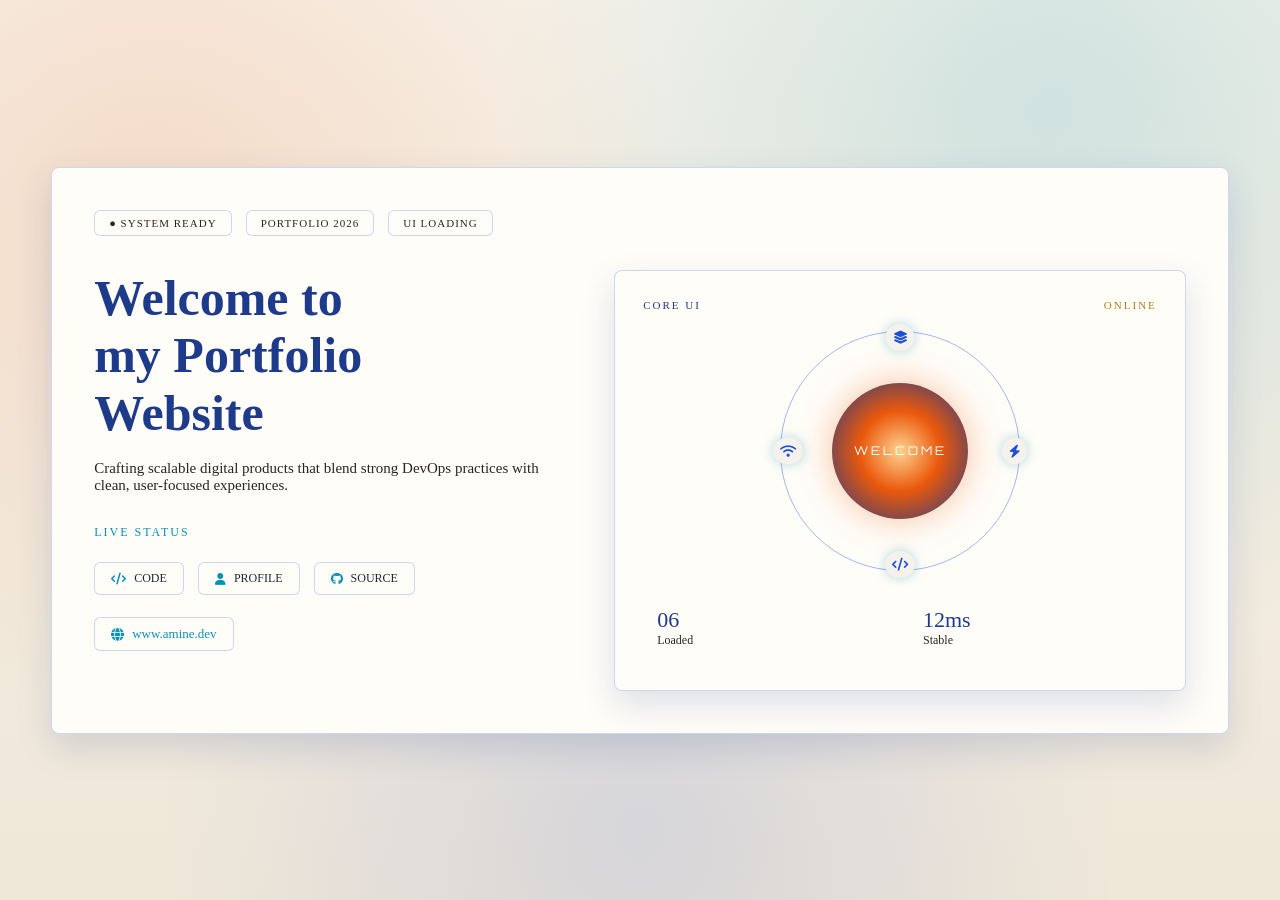
<file: index.html>
<!DOCTYPE html>
<html lang="en">
<head>
<meta charset="UTF-8">
<meta name="viewport" content="width=device-width, initial-scale=1.0">
<title>Abhishek's Portfolio</title>

<link rel="stylesheet" href="style.css">
<link rel="stylesheet" href="https://cdnjs.cloudflare.com/ajax/libs/font-awesome/6.5.0/css/all.min.css">

<!-- Fonts similar to original -->
<link href="https://fonts.googleapis.com/css2?family=Inter:wght@300;400;500;600&family=Orbitron:wght@500&display=swap" rel="stylesheet">
</head>

<body>

<div id="intro">
<div class="main">
    <div class="card">

        <!-- TOP TAGS -->
        <div class="top-tags">
            <span class="dot">● SYSTEM READY</span>
            <span>PORTFOLIO 2026</span>
            <span>UI LOADING</span>
        </div>

        <div class="content">

            <!-- LEFT -->
            <div class="left">
                <h1>
                    Welcome to <br>
                    my Portfolio <br>
                    Website
                </h1>

                <p class="desc">
                    Crafting scalable digital products that blend strong DevOps
                    practices with clean, user-focused experiences.
                </p>

                <div class="live-line">
                    <span>LIVE STATUS</span>
                </div>

                <div class="buttons">
                    <div class="btn"><i class="fa-solid fa-code"></i> CODE</div>
                    <div class="btn"><i class="fa-solid fa-user"></i> PROFILE</div>
                    <div class="btn"><i class="fa-brands fa-github"></i> SOURCE</div>
                </div>

                <!-- WEBSITE LINK (LEFT / UNDER ICONS) -->
                <div class="site-link">
                    <i class="fa-solid fa-globe"></i>
                    www.amine.dev
                </div>
            </div>

            <!-- RIGHT -->
            <div class="right">

                <div class="right-head">
                    <span>CORE UI</span>
                    <span class="online">ONLINE</span>
                </div>

                <div class="orbit-box">
                    <div class="orbit">
                        <i class="fa-solid fa-layer-group i1"></i>
                        <i class="fa-solid fa-bolt i2"></i>
                        <i class="fa-solid fa-code i3"></i>
                        <i class="fa-solid fa-wifi i4"></i>
                    </div>

                    <div class="core">
                        <span>WELCOME</span>
                    </div>
                </div>

                <div class="stats">
                    <div>
                        <h4>06</h4>
                        <p>Loaded</p>
                    </div>
                    <div>
                        <h4>12ms</h4>
                        <p>Stable</p>
                    </div>
                </div>

            </div>

        </div>
    </div>
</div>
</div>


<div id="real-site" style="display: none;">
    <header>
        <div class="div-list ">
            <ul class="ul-list">
                <li class="active">
                    <i class="fa-solid fa-circle-user"></i>
                    <a href="#home">Home</a>
                </li>
                <li>
                    <i class="fa-regular fa-address-card"></i>
                    <a href="#about">About</a>
                </li>
                <li>
                    <i class="fa-regular fa-folder-open"></i>
                    <a href="#project">Projects</a>
                </li>
                <li>
                    <i class="fa-solid fa-code"></i>
                    <a href="#service">Skills</a>
                </li>
                <li>
                    <i class="fa-solid fa-certificate"></i>
                    <a href="#certification">Achievement</a>
                </li>
                <li>
                    <i class="fa-solid fa-briefcase"></i>
                    <a href="#internship">Internship</a>
                </li>
                <li>
                    <i class="fa-solid fa-book"></i>
                    <a href="#education">Education</a>
                </li>
                <li>
                    <i class="fa-regular fa-envelope"></i>
                    <a href="#contact">Contact</a>
                </li>
            </ul>
        </div>
    </header>
    <!-- home -->
    <section class="home" id="home">
        <div class="home-container">
        <div class="home-section">
            <div class="info-home">
                    <h1>Hi, I'm Abhishek Dixit</h1>
                <h3>DevOps &amp; Cloud Engineer</h3>
                <div class="info-p">
                         <p>I build secure, scalable cloud systems that help teams deliver faster.</p>
                </div>
                <div class="info-p2">
                    <p><i class="fa-solid fa-location-dot"></i> Bulandshahr, Uttar Pradesh, India</p>
                    <p><i class="fa-solid fa-briefcase"></i> Available Now</p>
                </div>
                <div class="btnn">
                    <a class="btn-home1" href="#contact"><i class="fa-solid fa-arrow-right"></i> Hire Me</a>
                    <a class="btn-home2" href="images/Abhishek%20Dixit_CV_2026.pdf" download="Abhishek_Dixit_CV_2026.pdf"><i class="fa-solid fa-download"></i> Download CV</a>
                </div>
                <div class="hhr">
                    <hr>
                </div>
                <div class="follow">
                    <p class="followw">Follow me:</p>
                    <ul>
                        <li><a href="#"><i class="fa-brands fa-github"></i></a></li>
                        <li><a href="#"><i class="fa-brands fa-discord"></i></a></li>
                        <li><a href="#"><a href="#"><i class="fa-brands fa-linkedin"></i></a></li>
                        <li><a href="#"><i class="fa-brands fa-instagram"></i></a></li>
                    </ul>
                </div>
            </div>
          </div>
                    <img class="hero-portrait" src="images/profile.jpg" alt="Abhishek Dixit portrait">
        </div>
    </section>
    <!-- fine home  -->
         <section class="about reveal" id="about">
        <div class="about-info">
            <div class="img-about">
                <img src="images/profile2.jpg" alt="Abhishek profile thumbnail">
            </div>
            <div class="info-text">
                <h5>@Abhishek</h5>
                <p>DevOps &amp; Cloud Engineer</p>
            </div>
        </div>
        <h3>ABOUT ME</h3>
        <div class="about-info2">
            <div class="about-text">
                <p>Hi! I'm Abhishek Dixit, a DevOps and Cloud enthusiast focused on building reliable, secure, and scalable systems.</p>
                <p>I am pursuing a B.Tech in Computer Science and Engineering and have hands-on experience with CI/CD pipelines, Docker, Kubernetes, and Infrastructure as Code using Terraform and Ansible.</p>
                <p>I have worked on projects like a CI/CD-based end-to-end DevOps pipeline and a healthcare simulation system in C++, where I applied strong problem-solving and system design skills.</p>
                <p>I am eager to work on real-world projects where I can learn continuously, support teams, and deliver meaningful results.</p>
            </div>
            <div class="photo-container">
                <img src="images/profile2.jpg" alt="Abhishek portrait">
                <span class="tape tape1"></span>
                <span class="tape tape2"></span>
            </div>
        </div>
    </section>
     <section class="project  reveal" id="project">
        <h1>Featured Work</h1>
        <hr>
        <div class="info-pro">
            <p>Projects focused on DevOps automation, cloud deployment, and reliable system design.</p>
            <p>Including an end-to-end CI/CD pipeline and a healthcare simulation project in C++.</p>
        </div>
        <div class="projects-container">

    <div class="project-card">
            <img src="images/FoodHub.png" alt="FoodHub project">
            <h3>End-to-End CI/CD Pipeline</h3>
            <p>Automated build, test, and deployment workflow to deliver updates faster and more reliably.</p>
      <div class="skills">
                <a href="#">Jenkins</a>
                <a href="#">GitLab CI</a>
                <a href="#">Docker</a>
      </div>
      <div class="btns">
        <a href="https://github.com/AbhishekDixitt18/Zomato-devops-pipeline.git" class="btn" target="_blank" rel="noopener noreferrer"><i class="fab fa-github"></i> GitHub</a>
      </div>
    </div>

    <div class="project-card">
            <img src="images/Mental-Health.png" alt="Mental Health project">
            <h3>Healthcare Simulation System</h3>
            <p>Built a healthcare workflow simulation in C++ to model system behavior and improve logic design.</p>
      <div class="skills">
                <a href="#">C++</a>
                <a href="#">System Design</a>
                <a href="#">Problem Solving</a>
      </div>
      <div class="btns">
        <a href="https://github.com/AbhishekDixitt18/Mental_Health_Checkup_Stimulator.git" class="btn" target="_blank" rel="noopener noreferrer"><i class="fab fa-github"></i> GitHub</a>
      </div>
    </div>

    <div class="project-card">
            <img src="images/rollback.png" alt="Cloud Infrastructure Automation">
            <h3>Cloud Infrastructure Automation</h3>
            <p>Provisioned and managed cloud resources with Infrastructure as Code for consistent deployments.</p>
      <div class="skills">
                <a href="#">Terraform</a>
                <a href="#">Ansible</a>
                <a href="#">AWS</a>
      </div>
      <div class="btns">
        <a href="https://github.com/AbhishekDixitt18/deployment-rollback-project.git" class="btn" target="_blank" rel="noopener noreferrer"><i class="fab fa-github"></i> GitHub</a>
      </div>
    </div>

  </div>
     </section>
     <!-- Services Section -->
        <section id="service" class="section services reveal">
            <h1>Skills Summary</h1>
            <hr>
            <div class="skills-float skills-float-left" aria-hidden="true">
                <span class="skill-bubble docker"><i class="fa-brands fa-docker"></i></span>
                <span class="skill-bubble git"><i class="fa-brands fa-git-alt"></i></span>
                <span class="skill-bubble linux"><i class="fa-brands fa-linux"></i></span>
                <span class="skill-bubble branch"><i class="fa-solid fa-code-branch"></i></span>
                <span class="skill-bubble python"><i class="fa-brands fa-python"></i></span>
                <span class="skill-bubble docker"><i class="fa-brands fa-docker"></i></span>
                <span class="skill-bubble node"><i class="fa-brands fa-node-js"></i></span>
                <span class="skill-bubble database"><i class="fa-solid fa-database"></i></span>
            </div>
            <div class="skills-float skills-float-right" aria-hidden="true">
                <span class="skill-bubble aws"><i class="fa-brands fa-aws"></i></span>
                <span class="skill-bubble terraform"><i class="fa-solid fa-layer-group"></i></span>
                <span class="skill-bubble ansible"><i class="fa-solid fa-gears"></i></span>
                <span class="skill-bubble kubernetes"><i class="fa-solid fa-cubes"></i></span>
                <span class="skill-bubble node"><i class="fa-brands fa-node-js"></i></span>
                <span class="skill-bubble aws"><i class="fa-brands fa-aws"></i></span>
                <span class="skill-bubble git"><i class="fa-brands fa-git-alt"></i></span>
                <span class="skill-bubble cloud"><i class="fa-solid fa-cloud"></i></span>
            </div>
            <div class="container">
                <div class="services-content">
                    <div class="services-grid">
                        <div class="service-card">
                            <div class="service-icon">
                                <i class="fas fa-code"></i>
                            </div>
                            <h3>CI/CD Pipeline Automation</h3>
                            <p>I design end-to-end CI/CD workflows with Jenkins and GitLab CI to automate build, test, and deployment stages for faster and reliable releases.</p>
                            <div class="service-features">
                                <span>Jenkins</span>
                                <span>GitLab CI</span>
                                <span>Automated Releases</span>
                            </div>
                        </div>
                        <div class="service-card">
                            <div class="service-icon">
                                <i class="fas fa-mobile-alt"></i>
                            </div>
                            <h3>Cloud Infrastructure</h3>
                            <p>I manage scalable multi-environment infrastructure using Infrastructure as Code and cloud-ready practices for development, testing, and production systems.</p>
                            <div class="service-features">
                                <span>Terraform</span>
                                <span>Ansible</span>
                                <span>Environment Management</span>
                            </div>
                        </div>
                        <div class="service-card">
                            <div class="service-icon">
                                <i class="fas fa-palette"></i>
                            </div>
                            <h3>Container Orchestration</h3>
                            <p>I containerize applications and orchestrate services with Kubernetes to improve portability, deployment consistency, and operational scalability.</p>
                            <div class="service-features">
                                <span>Docker</span>
                                <span>Kubernetes</span>
                                <span>Scalable Deployments</span>
                            </div>
                        </div>
                        <div class="service-card">
                            <div class="service-icon">
                                <i class="fas fa-rocket"></i>
                            </div>
                            <h3>Monitoring & Reliability</h3>
                            <p>I improve uptime with proactive monitoring, alerting, and health checks to detect incidents early and maintain stable production performance.</p>
                            <div class="service-features">
                                <span>Prometheus</span>
                                <span>Grafana</span>
                                <span>Health Verification</span>
                            </div>
                        </div>
                        <div class="service-card">
                            <div class="service-icon">
                                <i class="fas fa-shopping-cart"></i>
                            </div>
                            <h3>Deployment Rollback Systems</h3>
                            <p>I build rollback-capable deployment pipelines that support version tracking and incident recovery, minimizing downtime during faulty releases.</p>
                            <div class="service-features">
                                <span>Version Control</span>
                                <span>Rollback Recovery</span>
                                <span>Incident Logging</span>
                            </div>
                        </div>
                        <div class="service-card">
                            <div class="service-icon">
                                <i class="fas fa-cogs"></i>
                            </div>
                            <h3>Backend & Scripting</h3>
                            <p>I develop backend utilities and automation scripts for real-world systems using C++, C, Python, Node.js, MySQL, and Linux tooling.</p>
                            <div class="service-features">
                                <span>C++/Python/Node.js</span>
                                <span>MySQL & Git</span>
                                <span>Linux Automation</span>
                            </div>
                        </div>
                    </div>
                </div>
            </div>
        </section>
        <section id="certification" class="section services reveal">
            <h1>Certifications</h1>
            <hr>
            <div class="container">
                <div class="services-content">
                    <div class="services-grid">
                        <a class="service-card cert-card" href="https://www.cipherschools.com/certificate/preview?id=686b65848d00310527027a03" target="_blank" rel="noopener noreferrer" aria-label="Open Git and GitHub certificate">
                            <img class="cert-preview" src="images/certificate-1.png" alt="Git and GitHub certificate preview">
                            <h3>Git and GitHub</h3>
                            <p>Completed certification focused on version control fundamentals, repository workflows, and collaborative development using Git and GitHub.</p>
                            <div class="service-features">
                                <span>Cipher Schools</span>
                                <span>Git Workflows</span>
                                <span>Version Control</span>
                            </div>
                        </a>
                        <a class="service-card cert-card" href="https://catalog-education.oracle.com/pls/certview/sharebadge?id=D4EA745165F7420F0BD9FD22F68C38D2867E7B5A429D34E4A7015DD1B1272A6D" target="_blank" rel="noopener noreferrer" aria-label="Open AI Foundation Associate certificate">
                            <img class="cert-preview" src="images/certificate-2.png" alt="AI Foundation Associate certificate preview">
                            <h3>AI Foundation Associate</h3>
                            <p>Earned the AI Foundation Associate certification, validated and certified by Oracle.</p>
                            <div class="service-features">
                                <span>Oracle Certified</span>
                                <span>AI Foundation</span>
                                <span>Associate Level</span>
                            </div>
                        </a>
                        <a class="service-card cert-card" href="https://learn.microsoft.com/en-us/users/abhishekdixit-8827/achievements/b6zh2qed" target="_blank" rel="noopener noreferrer" aria-label="Open Microsoft Azure Fundamentals certificate">
                            <img class="cert-preview" src="images/certificate-3.png" alt="Microsoft Azure Fundamentals certificate preview">
                            <h3>Microsoft Azure Fundamentals</h3>
                            <p>Completed foundational Azure learning covering cloud concepts, core Azure services, and practical cloud platform understanding.</p>
                            <div class="service-features">
                                <span>Microsoft Learnings</span>
                                <span>Azure Basics</span>
                                <span>Cloud Concepts</span>
                            </div>
                        </a>
                    </div>
                </div>
            </div>
        </section>
        <section id="internship" class="section services reveal">
            <h1>Internship</h1>
            <hr>
            <div class="container">
                <div class="services-content">
                    <div class="services-grid">
                        <a class="service-card cert-card" href="images/certificate-4.png" target="_blank" rel="noopener noreferrer" aria-label="Open Xebia IT Architects Internship Certificate">
                            <img class="cert-preview" src="images/certificate-4.png" alt="Xebia IT Architects Internship Certificate of Appreciation">
                            <h3>Xebia IT Architects</h3>
                            <p>Successfully completed an intensive 8-week internship with Xebia IT Architects. Demonstrated sincere effort, active participation, continuous learning, and a strong commitment to professional growth and modern software development practices.</p>
                            <div class="service-features">
                                <span>Xebia IT Architects</span>
                                <span>8-Week Internship</span>
                                <span>Software Development</span>
                                <span>Professional Growth</span>
                            </div>
                        </a>
                    </div>
                </div>
            </div>
        </section>
        <section id="education" class="section services reveal">
            <h1>Educational Journey</h1>
            <hr>
            <div class="container">
                <div class="services-content">
                    <div class="services-grid">
                        <div class="service-card">
                            <div class="service-icon">
                                <i class="fas fa-graduation-cap"></i>
                            </div>
                            <h3>Bachelor of Technology</h3>
                            <p>Computer Science and Engineering from Lovely Professional University</p>
                            <div class="service-features">
                                <span>Aug 2023 - Present</span>
                                <span>Phagwara, Punjab</span>
                                <span>CGPA: 7.38</span>
                            </div>
                        </div>
                        <div class="service-card">
                            <div class="service-icon">
                                <i class="fas fa-book"></i>
                            </div>
                            <h3>Intermediate</h3>
                            <p>Senior Secondary Education from Khalsa Mont. Sr. Sec. School</p>
                            <div class="service-features">
                                <span>Apr 2022 - Mar 2023</span>
                                <span>Bulandshahr, Uttar Pradesh</span>
                                <span>Percentage: 66.4%</span>
                            </div>
                        </div>
                        <div class="service-card">
                            <div class="service-icon">
                                <i class="fas fa-certificate"></i>
                            </div>
                            <h3>Matriculation</h3>
                            <p>Secondary Education from Khalsa Mont. Sr. Sec. School</p>
                            <div class="service-features">
                                <span>Apr 2020 - Mar 2021</span>
                                <span>Bulandshahr, Uttar Pradesh</span>
                                <span>Percentage: 88%</span>
                            </div>
                        </div>
                    </div>
                </div>
            </div>
        </section>
         <section id="contact" class="section reveal">
            <div class="container">
                <h2 class="section-title">Get In Touch</h2>
                <div class="contact-content">
                    <div class="contact-info slide-in-left">
                        <p>Let's collaborate! I am open to DevOps, cloud, and backend opportunities where I can build reliable and scalable systems.</p>
                        <div class="contact-details">
                            <div class="contact-item">
                                <svg width="20" height="20" viewBox="0 0 24 24" fill="currentColor">
                                    <path d="M20 4H4c-1.1 0-1.99.9-1.99 2L2 18c0 1.1.9 2 2 2h16c1.1 0 2-.9 2-2V6c0-1.1-.9-2-2-2zm0 4l-8 5-8-5V6l8 5 8-5v2z"/>
                                </svg>
                                <span>sharmaabhidixit@gmail.com</span>
                            </div>
                            <div class="contact-item">
                                <svg width="20" height="20" viewBox="0 0 24 24" fill="currentColor">
                                    <path d="M6.62 10.79c1.44 2.83 3.76 5.15 6.59 6.59l2.2-2.2c.27-.27.67-.36 1.02-.24 1.12.37 2.33.57 3.57.57.55 0 1 .45 1 1V20c0 .55-.45 1-1 1-9.39 0-17-7.61-17-17 0-.55.45-1 1-1h3.5c.55 0 1 .45 1 1 0 1.25.2 2.45.57 3.57.11.35.03.74-.25 1.02l-2.2 2.2z"/>
                                </svg>
                                <span>+91 8868070970</span>
                            </div>
                            <div class="contact-item">
                                <svg width="20" height="20" viewBox="0 0 24 24" fill="currentColor">
                                    <path d="M12 2C8.13 2 5 5.13 5 9c0 5.25 7 13 7 13s7-7.75 7-13c0-3.87-3.13-7-7-7zm0 9.5c-1.38 0-2.5-1.12-2.5-2.5s1.12-2.5 2.5-2.5 2.5 1.12 2.5 2.5-1.12 2.5-2.5 2.5z"/>
                                </svg>
                                <span>Bulandshahr, Uttar Pradesh, India</span>
                            </div>
                        </div>
                        <div class="social-links">
                            <a href="https://github.com/AbhishekDixitt18" class="social-link" aria-label="GitHub" target="_blank">
                                <svg width="24" height="24" viewBox="0 0 24 24" fill="currentColor">
                                    <path d="M12 0c-6.626 0-12 5.373-12 12 0 5.302 3.438 9.8 8.207 11.387.599.111.793-.261.793-.577v-2.234c-3.338.726-4.033-1.416-4.033-1.416-.546-1.387-1.333-1.756-1.333-1.756-1.089-.745.083-.729.083-.729 1.205.084 1.839 1.237 1.839 1.237 1.07 1.834 2.807 1.304 3.492.997.107-.775.418-1.305.762-1.604-2.665-.305-5.467-1.334-5.467-5.931 0-1.311.469-2.381 1.236-3.221-.124-.303-.535-1.524.117-3.176 0 0 1.008-.322 3.301 1.23.957-.266 1.983-.399 3.003-.404 1.02.005 2.047.138 3.006.404 2.291-1.552 3.297-1.23 3.297-1.23.653 1.653.242 2.874.118 3.176.77.84 1.235 1.911 1.235 3.221 0 4.609-2.807 5.624-5.479 5.921.43.372.823 1.102.823 2.222v3.293c0 .319.192.694.801.576 4.765-1.589 8.199-6.086 8.199-11.386 0-6.627-5.373-12-12-12z"/>
                                </svg>
                            </a>
                            <a href="https://www.linkedin.com/in/abhishek-dixitt-/" class="social-link" aria-label="LinkedIn" target="_blank">
                                <svg width="24" height="24" viewBox="0 0 24 24" fill="currentColor">
                                    <path d="M20.447 20.452h-3.554v-5.569c0-1.328-.027-3.037-1.852-3.037-1.853 0-2.136 1.445-2.136 2.939v5.667H9.351V9h3.414v1.561h.046c.477-.9 1.637-1.85 3.37-1.85 3.601 0 4.267 2.37 4.267 5.455v6.286zM5.337 7.433c-1.144 0-2.063-.926-2.063-2.065 0-1.138.92-2.063 2.063-2.063 1.14 0 2.064.925 2.064 2.063 0 1.139-.925 2.065-2.064 2.065zm1.782 13.019H3.555V9h3.564v11.452zM22.225 0H1.771C.792 0 0 .774 0 1.729v20.542C0 23.227.792 24 1.771 24h20.451C23.2 24 24 23.227 24 22.271V1.729C24 .774 23.2 0 22.222 0h.003z"/>
                                </svg>
                            </a>
                            <a href="https://wa.me/918868070970" class="social-link" aria-label="WhatsApp" target="_blank">
                                <svg width="24" height="24" viewBox="0 0 24 24" fill="currentColor">
                                    <path d="M17.472 14.382c-.297-.149-1.758-.867-2.03-.967-.273-.099-.471-.148-.67.15-.197.297-.767.966-.94 1.164-.173.199-.347.223-.644.075-.297-.15-1.255-.463-2.39-1.475-.883-.788-1.48-1.761-1.653-2.059-.173-.297-.018-.458.13-.606.134-.133.298-.347.446-.52.149-.174.198-.298.298-.497.099-.198.05-.371-.025-.52-.075-.149-.669-1.612-.916-2.207-.242-.579-.487-.5-.669-.51-.173-.008-.371-.01-.57-.01-.198 0-.52.074-.792.372-.272.297-1.04 1.016-1.04 2.479 0 1.462 1.065 2.875 1.213 3.074.149.198 2.096 3.2 5.077 4.487.709.306 1.262.489 1.694.625.712.227 1.36.195 1.871.118.571-.085 1.758-.719 2.006-1.413.248-.694.248-1.289.173-1.413-.074-.124-.272-.198-.57-.347m-5.421 7.403h-.004a9.87 9.87 0 01-5.031-1.378l-.361-.214-3.741.982.998-3.648-.235-.374a9.86 9.86 0 01-1.51-5.26c.001-5.45 4.436-9.884 9.888-9.884 2.64 0 5.122 1.03 6.988 2.898a9.825 9.825 0 012.893 6.994c-.003 5.45-4.437 9.884-9.885 9.884m8.413-18.297A11.815 11.815 0 0012.05 0C5.495 0 .16 5.335.157 11.892c0 2.096.547 4.142 1.588 5.945L.057 24l6.305-1.654a11.882 11.882 0 005.683 1.448h.005c6.554 0 11.89-5.335 11.893-11.893A11.821 11.821 0 0020.885 3.488"/>
                                </svg>
                            </a>
                        </div>
                    </div>
                    <div class="contact-form slide-in-right">
                        <form id="contact-form">
                            <div class="form-group">
                                <input type="text" placeholder="Your Name" required name="user_name">
                            </div>
                            <div class="form-group">
                                <input type="email" placeholder="Your Email" required name="user_email">
                            </div>
                            <div class="form-group">
                                <textarea name="message" placeholder="Your Message" rows="5" required></textarea>
                            </div>
                            <button type="submit" class="btn">Send Message</button>
                        </form>
                    </div>
                </div>
            </div>
        </section>

</div>
<script src="script.js"></script>
</body>
</html>
</file>
<file: style.css>
* {
    margin: 0;
    padding: 0;
    box-sizing: border-box;
}

body {
    background:
        radial-gradient(circle at 50% 15%, rgba(31, 78, 121, 0.14), transparent 60%),
        radial-gradient(circle at 12% 72%, rgba(183, 121, 31, 0.1), transparent 58%),
        radial-gradient(circle at 88% 85%, rgba(45, 105, 131, 0.12), transparent 60%),
        linear-gradient(180deg, #faf8f3, #f5f1eb);
    color: #2b2520;
    margin: 0;
}

/* MAIN */

#intro {
    height: 100vh;
    display: flex;
    justify-content: center;
    align-items: center;
}


.main {
    width: 92%;
    max-width: 1200px;
}

.card {
    background: rgba(255,255,255,0.05);
    border-radius: 8px;
    padding: 42px;
    backdrop-filter: blur(28px);
    box-shadow: 0 0 90px rgba(31, 78, 121, 0.24);
}

/* TOP TAGS */
.top-tags {
    display: flex;
    gap: 14px;
    margin-bottom: 34px;
}

.top-tags span {
    font-size: 11px;
    padding: 6px 14px;
    border-radius: 6px;
    background: rgba(255,255,255,0.04);
    border: 1px solid rgba(255,255,255,0.15);
    letter-spacing: 1px;
    color: #2b2520;
}

.dot {
    color: #1f4e79;
}

/* CONTENT */
.content {
    display: flex;
    gap: 60px;
}

/* LEFT */
.left h1 {
    font-size: 50px;
    font-weight: 600;
    line-height: 1.15;
    color: #2b2520;
}

.desc {
    margin: 18px 0 28px;
    font-size: 15px;
    color: #4f463d;
    max-width: 460px;
}

.live-line {
    margin-bottom: 22px;
}

.live-line span {
    font-size: 12px;
    letter-spacing: 2px;
    color: #1f4e79;
}

/* BUTTONS */
.buttons {
    display: flex;
    gap: 14px;
}

.btn {
    font-size: 12px;
    padding: 8px 16px;
    border-radius: 6px;
    background: rgba(255,255,255,0.04);
    border: 1px solid rgba(255,255,255,0.15);
    display: flex;
    align-items: center;
    gap: 8px;
    cursor: pointer;
    transition: .3s;
}

.btn i {
    color: #1f4e79;
}

.btn:hover {
    background: rgba(31, 78, 121, 0.12);
    box-shadow: 0 0 16px rgba(31, 78, 121, 0.3);
}

/* SITE LINK (LEFT) */
.site-link {
    margin-top: 22px;
    font-size: 13px;
    display: inline-flex;
    align-items: center;
    gap: 8px;
    padding: 8px 16px;
    border-radius: 6px;
    background: rgba(255,255,255,0.04);
    border: 1px solid rgba(255,255,255,0.15);
    color: #1f4e79;
}

/* RIGHT CARD */
.right {
    flex: 1;
    background: linear-gradient(180deg, rgba(239, 235, 227, 0.95), rgba(247, 244, 238, 0.98));
    border-radius: 8px;
    padding: 28px;
    box-shadow: inset 0 0 40px rgba(31, 78, 121, 0.08);
    position: relative;
}

/* RIGHT HEADER */
.right-head {
    display: flex;
    justify-content: space-between;
    font-size: 11px;
    letter-spacing: 2px;
    color: #554b41;
    margin-bottom: 20px;
}

.online {
    color: #b7791f;
}

/* ORBIT */
.orbit-box {
    width: 240px;
    height: 240px;
    margin: auto;
    position: relative;
}

.orbit {
    position: absolute;
    inset: 0;
    border-radius: 50%;
    border: 1px solid rgba(31, 78, 121, 0.35);
    animation: spin 16s linear infinite;
}

.orbit i {
    position: absolute;
    background: #f5f1eb;
    color: #1f4e79;
    padding: 7px;
    border-radius: 50%;
    box-shadow: 0 0 14px rgba(31, 78, 121, 0.4);
    font-size: 13px;
}

.i1 { top: -8px; left: 50%; transform: translateX(-50%); }
.i2 { right: -8px; top: 50%; transform: translateY(-50%); }
.i3 { bottom: -8px; left: 50%; transform: translateX(-50%); }
.i4 { left: -8px; top: 50%; transform: translateY(-50%); }

/* CENTER */
.core {
    position: absolute;
    inset: 52px;
    border-radius: 50%;
    background: radial-gradient(circle, #f0cf8f, #1f4e79);
    display: flex;
    align-items: center;
    justify-content: center;
    box-shadow: 0 0 36px rgba(31, 78, 121, 0.45);
}

.core span {
    font-family: 'Orbitron', sans-serif;
    font-size: 12px;
    letter-spacing: 3px;
    color: #ffffff;
}

/* STATS */
.stats {
    display: flex;
    gap: 18px;
    margin-top: 22px;
}

.stats div {
    flex: 1;
    padding: 14px;
    background: rgba(255,255,255,0.04);
    border-radius: 6px;
    text-align: left;
}

.stats h4 {
    font-size: 22px;
    font-weight: 500;
    color: #2b2520;
}

.stats p {
    font-size: 12px;
    color: #2f2923;
}

@keyframes spin {
    from { transform: rotate(0deg); }
    to { transform: rotate(360deg); }
}

.fade-in {
    opacity: 0;
    transform: translateY(25px);
    animation: fadeInUp 0.8s ease forwards;
}

@keyframes fadeInUp {
    to {
        opacity: 1;
        transform: translateY(0);
    }
}

.smooth-out {
    animation: smoothOut 1.2s ease forwards;
}

@keyframes smoothOut {
    from {
        opacity: 1;
        transform: scale(1);
        filter: blur(0);
    }
    to {
        opacity: 0;
        transform: scale(1.1);
        filter: blur(25px);
    }
}

/* ===== ANIMATION TYPES ===== */

/* من فوق */
.from-top {
    opacity: 0;
    transform: translateY(-40px);
    animation: fromTop 0.8s ease forwards;
}
@keyframes fromTop {
    to { opacity: 1; transform: translateY(0); }
}

/* من اليسار */
.from-left {
    opacity: 0;
    transform: translateX(-40px);
    animation: fromLeft 0.8s ease forwards;
}
@keyframes fromLeft {
    to { opacity: 1; transform: translateX(0); }
}

/* من اليمين */
.from-right {
    opacity: 0;
    transform: translateX(40px);
    animation: fromRight 0.8s ease forwards;
}
@keyframes fromRight {
    to { opacity: 1; transform: translateX(0); }
}

/* من تحت */
.from-bottom {
    opacity: 0;
    transform: translateY(40px);
    animation: fromBottom 0.8s ease forwards;
}
@keyframes fromBottom {
    to { opacity: 1; transform: translateY(0); }
}

/* زووم */
.zoom-in {
    opacity: 0;
    transform: scale(0.8);
    animation: zoomIn 0.8s ease forwards;
}
@keyframes zoomIn {
    to { opacity: 1; transform: scale(1); }
}

/* ===== TYPEWRITER ===== */
.typewriter {
    border-right: 2px solid #1f4e79;
    white-space: nowrap;
    overflow: hidden;
}
.from-top {
    opacity: 0;
    transform: translateY(-40px);
    animation: fromTop 0.8s ease forwards;
}
.from-left {
    opacity: 0;
    transform: translateX(-40px);
    animation: fromLeft 0.8s ease forwards;
}
.from-right {
    opacity: 0;
    transform: translateX(40px);
    animation: fromRight 0.8s ease forwards;
}
.from-bottom {
    opacity: 0;
    transform: translateY(40px);
    animation: fromBottom 0.8s ease forwards;
}
.zoom-in {
    opacity: 0;
    transform: scale(0.85);
    animation: zoomIn 0.8s ease forwards;
}

@keyframes fromTop { to { opacity:1; transform:translateY(0);} }
@keyframes fromLeft { to { opacity:1; transform:translateX(0);} }
@keyframes fromRight { to { opacity:1; transform:translateX(0);} }
@keyframes fromBottom { to { opacity:1; transform:translateY(0);} }
@keyframes zoomIn { to { opacity:1; transform:scale(1);} }


/* ===== END TYPEWRITER ===== */


header {
  position: fixed;
    top: 0;
  left: 0;
  width: 100%;
    padding: 10px 0;
    z-index: 2000;
}

#real-site {
    opacity: 0;
    transition: opacity 0.9s ease;
}

#real-site.site-ready {
    opacity: 1;
}

#real-site .home-p,
#real-site .info-home > *,
#real-site .hero-portrait {
    opacity: 0;
}

#real-site.site-ready .home-p {
    animation: revealHomeText 0.8s ease 0.2s forwards;
}

#real-site.site-ready .info-home > *:nth-child(1) {
    animation: revealHomeText 0.85s ease 0.3s forwards;
}

#real-site.site-ready .info-home > *:nth-child(2) {
    animation: revealHomeText 0.85s ease 0.42s forwards;
}

#real-site.site-ready .info-home > *:nth-child(3) {
    animation: revealHomeText 0.85s ease 0.54s forwards;
}

#real-site.site-ready .info-home > *:nth-child(4) {
    animation: revealHomeText 0.85s ease 0.66s forwards;
}

#real-site.site-ready .info-home > *:nth-child(5) {
    animation: revealHomeText 0.85s ease 0.78s forwards;
}

#real-site.site-ready .info-home > *:nth-child(6) {
    animation: revealHomeText 0.85s ease 0.9s forwards;
}

#real-site.site-ready .hero-portrait {
    animation: revealPortrait 1.05s cubic-bezier(0.22, 1, 0.36, 1) 0.45s forwards, floatPortrait 6s ease-in-out 1.6s infinite;
}

@keyframes revealHomeText {
    from {
        opacity: 0;
        transform: translateY(26px);
    }
    to {
        opacity: 1;
        transform: translateY(0);
    }
}

@keyframes revealPortrait {
    from {
        opacity: 0;
        transform: translateX(30px) scale(0.96);
        filter: blur(10px);
    }
    to {
        opacity: 1;
        transform: translateX(0) scale(1);
        filter: blur(0);
    }
}

@keyframes floatPortrait {
    0%,
    100% {
        transform: translateY(0);
    }
    50% {
        transform: translateY(-8px);
    }
}

/* Container */
.header-list {
  margin: 15px 20px;
}

/* Menu Box */
.div-list {
  display: flex;
  align-items: center;
  justify-content: center;
    padding: 0;
}

/* UL */
.ul-list {
  list-style: none;
  display: flex;
  gap: 3rem;
  padding: 12px 28px;
  border-radius: 8px;

    /* GRADIENT GLASS */
        background: linear-gradient(90deg, rgba(244, 239, 230, 0.96), rgba(233, 225, 210, 0.96), rgba(244, 239, 230, 0.96));
  backdrop-filter: blur(12px);
        border: 1px solid rgba(31, 78, 121, 0.22);

        box-shadow: 0 10px 24px rgba(31, 78, 121, 0.14);
}

/* LI */
.ul-list li {
  display: flex;
  align-items: center;
  gap: 6px;
  border-radius: 6px;
  padding: 8px 14px;
  transition: 0.3s ease;
}

/* LINKS */
.ul-list li a {
  font-family: "Montserrat", sans-serif;
  text-decoration: none;
    color: #1f4e79;
  font-size: 14px;
  transition: 0.3s;
}

/* ICONS */
.ul-list li i {
    color: #1f4e79;
}

/* HOVER */
.ul-list li:hover {
        background: linear-gradient(135deg, rgba(31, 78, 121, 0.2), rgba(183, 121, 31, 0.14));
    box-shadow: 0 0 12px rgba(31, 78, 121, 0.24);
}

/* ACTIVE */
.ul-list li.active {
        background: linear-gradient(135deg, #1f4e79, #163a5a);
    box-shadow: 0 0 15px rgba(31, 78, 121, 0.35);
}

.ul-list li.active a,
.ul-list li.active i {
  color: #fff;
}

.home {
  margin: 160px 200px;
  color: #2b2520;
    position: relative;
    isolation: isolate;
}

.home::before,
.home::after {
    content: "";
    position: absolute;
    z-index: -1;
    border-radius: 50%;
    pointer-events: none;
}

.home::before {
    width: 280px;
    height: 280px;
    top: -40px;
    right: 110px;
    background: radial-gradient(circle, rgba(251, 191, 36, 0.20) 0%, rgba(251, 191, 36, 0) 72%);
    filter: blur(10px);
}

.home::after {
    width: 220px;
    height: 220px;
    left: -40px;
    bottom: 40px;
    background: radial-gradient(circle, rgba(31, 78, 121, 0.16) 0%, rgba(31, 78, 121, 0) 74%);
    filter: blur(22px);
}

.home-container {
  display: flex;
    align-items: center;
    justify-content: space-between;
    gap: 3rem;
}

/* Status Badge */
.home-p {
    background: rgba(31, 78, 121, 0.12);
    color: #1f4e79;
  display: inline-block;
  border-radius: 6px;
  padding: 6px 14px;
  margin-bottom: 30px;
  font-size: 14px;
}

.home-s {
  font-weight: bold;
    color: #1f4e79;
}

/* TITLES */
.info-home h1 {
  font-size: 70px;
  font-family: "Raleway", sans-serif;
  margin-bottom: 20px;
    color: #2b2520;
}

.info-home h3 {
  font-size: 40px;
  font-family: "Playfair Display", serif;
  margin-bottom: 20px;
  color: #2a5f8f;
}

/* TEXT */
.info-p {
    color: #2b2520;
  padding-bottom: 20px;
}

.info-p p {
  padding-bottom: 5px;
        font-size: 23px;
        line-height: 1.5;
        font-weight: 500;
}

.info-p2 {
  display: flex;
  gap: 1rem;
    color: #2f2923;
    font-size: 15px;
  padding-bottom: 20px;
}

/* BUTTONS */
.btnn {
  display: flex;
  gap: 1rem;
  padding-bottom: 30px;
}

.btn-home1 {
    background: linear-gradient(135deg, #1f4e79, #163a5a);
  color: #fff;
  border: none;
  border-radius: 6px;
  padding: 12px 18px;
    text-decoration: none;
    display: inline-flex;
    align-items: center;
    gap: 8px;
  cursor: pointer;
  transition: 0.3s;
    box-shadow: 0 0 15px rgba(31, 78, 121, 0.35);
}

.btn-home1:hover {
  transform: translateY(-2px);
    box-shadow: 0 0 25px rgba(31, 78, 121, 0.45);
}

.btn-home2 {
  background: transparent;
    border: 2px solid #1f4e79;
  border-radius: 6px;
  padding: 12px 18px;
    color: #1f4e79;
    text-decoration: none;
    display: inline-flex;
    align-items: center;
    gap: 8px;
  cursor: pointer;
  transition: 0.3s;
}

.btn-home2:hover {
    background: #1f4e79;
  color: #fff;
}

/* HR */
.hhr {
  padding-bottom: 30px;
}

hr {
  width: 90%;
    border: 1px solid rgba(31, 78, 121, 0.3);
}

/* SOCIAL */
.follow {
  display: flex;
  gap: 1rem;
}

.follow ul {
  display: flex;
  gap: 2rem;
  font-size: 20px;
}

.follow ul li {
  list-style: none;
}

.follow ul a {
  text-decoration: none;
  color: #2a5f8f;
  transition: 0.3s;
}

.follow ul a:hover {
  color: #ffffff;
    text-shadow: 0 0 10px #1f4e79;
}

/* IMAGE */
.home .hero-portrait {
        width: clamp(220px, 30vw, 340px);
        aspect-ratio: 1 / 1;
        height: auto;
        max-width: 100%;
    object-fit: cover;
    object-position: center top;
    display: block;
    align-self: center;
    border-radius: 50%;
    box-shadow: 0 0 25px rgba(31, 78, 121, 0.35);
}

/* ===== PROJECT SECTION ===== */
.project {
    margin: 160px 200px;
    display: flex;
    align-items: center;
    justify-content: center;
    flex-direction: column;
    color: #2b2520;
}

.info-pro{
    margin-bottom: 20px;
}

/* TITLE */
.project h1 {
    font-family: "Orbitron", sans-serif;
    padding-bottom: 10px;
    color: #1f4e79;
    letter-spacing: 1px;
}

/* SUB TEXT */
.project p {
    padding-bottom: 20px;
    font-size: 14px;
    color: #2b2520;
}

/* LINE */
.project hr {
    width: 80px;
    height: 3px;
    border: none;
    background: linear-gradient(90deg, #1f4e79, #163a5a);
    margin-bottom: 20px;
    border-radius: 10px;
}

/* INFO TEXT */
.info-pro {
    padding-top: 20px;
    text-align: center;
}

.info-pro p {
    padding-bottom: 10px;
    font-size: 16px;
    line-height: 1.7;
    color: #2f2923;
}

/* PROJECT GRID */
.projects-container {
    display: grid;
    grid-template-columns: repeat(auto-fit, minmax(280px, 1fr));
    gap: 30px;
    max-width: 1100px;
    margin: auto;
}

/* PROJECT CARD */
.project-card {
    background: rgba(255, 255, 255, 0.04);
    border: 1px solid rgba(31, 78, 121, 0.25);
    padding: 22px;
    border-radius: 8px;
    backdrop-filter: blur(12px);
    box-shadow: 0 0 25px rgba(31, 78, 121, 0.15);
    transition: 0.35s ease;
}

/* HOVER EFFECT */
.project-card:hover {
    transform: translateY(-8px) scale(1.015);
    box-shadow: 0 0 35px rgba(31, 78, 121, 0.45);
}

/* IMAGE */
.project-card img {
    width: 100%;
    border-radius: 6px;
    margin-bottom: 15px;
    border: 1px solid rgba(31, 78, 121, 0.25);
}

/* TITLE */
.project-card h3 {
    color: #2a5f8f;
    margin-bottom: 8px;
}

/* TEXT */
.project-card p {
    color: #2b2520;
    font-size: 0.9rem;
    margin-bottom: 15px;
}

/* TAGS */
.project-card .skills a {
    display: inline-block;
    margin: 4px 6px 0 0;
    padding: 6px 12px;
    font-size: 11px;
    border-radius: 4px;
    color: #1f4e79;
    border: 1px solid rgba(31, 78, 121, 0.3);
    background: rgba(31, 78, 121, 0.12);
}

/* BUTTONS */
.project-card .btns {
    display: flex;
    gap: 10px;
    margin-top: 12px;
}

.project-card .btn {
    padding: 8px 14px;
    border-radius: 6px;
    font-size: 13px;
    color: #fff;
    background: linear-gradient(135deg, #1f4e79, #163a5a);
    text-decoration: none;
    transition: 0.3s ease;
}

.project-card .btn:hover {
    box-shadow: 0 0 18px rgba(31, 78, 121, 0.6);
    transform: translateY(-2px);
}

.about {
    margin: 160px 200px;
    font-family: "Poppins", sans-serif;
    color: #2b2520;
}

/* HEADER INFO */
.about-info {
    display: flex;
    gap: 0.8rem;
    margin-bottom: 4rem;
    align-items: center;
}

.img-about img {
    width: 55px;
    border-radius: 50%;
    border: 2px solid rgba(31, 78, 121, 0.6);
    box-shadow: 0 0 12px rgba(31, 78, 121, 0.6);
}

.info-text {
    position: relative;
    bottom: -6px;
}

.info-text p {
    color: #2b2520;
    font-size: 14px;
}

.info-text h5 {
    margin-bottom: 4px;
    color: #2a5f8f;
}

/* TITLE */
.about h3 {
    margin-bottom: 1rem;
    font-size: 28px;
    color: #1f4e79;
    font-family: "Orbitron", sans-serif;
}

/* TEXT */
.about-text p {
    margin-bottom: 1rem;
    font-family: "Montserrat", sans-serif;
    color: #2b2520;
    line-height: 1.7;
}

.about-text span {
    color: #1f4e79;
    font-weight: 600;
}

/* IMAGE SIDE */
.about-info2 {
    display: flex;
    gap: 3rem;
    align-items: center;
}

/* PHOTO CARD */
.photo-container {
    position: relative;
    display: inline-block;
    padding: 12px;
    background: rgba(255, 255, 255, 0.04);
    border-radius: 8px;
    backdrop-filter: blur(12px);
    border: 1px solid rgba(31, 78, 121, 0.25);
    box-shadow: 0 0 25px rgba(31, 78, 121, 0.25);
}

/* PHOTO */
.photo-container img {
    width: 260px;
    border-radius: 6px;
    display: block;
}

/* TAPE EFFECT */
.tape {
    position: absolute;
    width: 90px;
    height: 30px;
    background: linear-gradient(145deg, #12335a, #0a1d36);
    box-shadow:
        inset 0 1px 2px rgba(255,255,255,0.15),
        inset 0 -2px 4px rgba(0,0,0,0.8),
        0 4px 12px rgba(31, 78, 121, 0.4);
    border-radius: 4px;
    opacity: 0.9;
    z-index: 2;
}

.tape::before {
    content: "";
    position: absolute;
    inset: 0;
    background: linear-gradient(
        to right,
        rgba(255,255,255,0.05),
        rgba(255,255,255,0.2),
        rgba(255,255,255,0.05)
    );
}

/* TAPE POSITIONS */
.tape1 {
    top: -18px;
    left: 30px;
    transform: rotate(-10deg);
}

.tape2 {
    bottom: -18px;
    right: 30px;
    transform: rotate(10deg);
}


/* GLOW BACKGROUND */
.services::before {
    content: '';
    position: absolute;
    top: 20%;
    right: -10%;
    width: 420px;
    height: 420px;
    background: radial-gradient(circle, rgba(31, 78, 121, 0.25) 0%, transparent 70%);
    border-radius: 50%;
    filter: blur(120px);
    animation: float 8s ease-in-out infinite;
    z-index: -1;
}

/* CONTAINER */
.services-content {
    max-width: 1300px;
    margin: 0 auto;
}

/* GRID */
.services-grid {
    display: grid;
    grid-template-columns: repeat(auto-fit, minmax(320px, 1fr));
    gap: 2.5rem;
}

/* CARD */
.service-card {
    background: rgba(255, 255, 255, 0.04);
    border: 1px solid rgba(31, 78, 121, 0.25);
    border-radius: 8px;
    padding: 2.5rem;
    text-align: center;
    backdrop-filter: blur(14px);
    transition: 0.4s ease;
    position: relative;
    overflow: hidden;
    box-shadow: 0 0 25px rgba(31, 78, 121, 0.15);
}

.cert-card {
    display: block;
    text-decoration: none;
    color: inherit;
    cursor: pointer;
}

.cert-preview {
    width: 100%;
    height: 190px;
    border-radius: 6px;
    margin-bottom: 1.2rem;
    object-fit: cover;
    border: 1px solid rgba(31, 78, 121, 0.28);
    box-shadow: 0 10px 20px rgba(31, 78, 121, 0.2);
}

/* SHINE EFFECT */
.service-card::before {
    content: '';
    position: absolute;
    top: 0;
    left: -120%;
    width: 120%;
    height: 100%;
    background: linear-gradient(
        90deg,
        transparent,
        rgba(31, 78, 121, 0.25),
        transparent
    );
    transition: 0.6s;
}

.service-card:hover::before {
    left: 120%;
}

/* HOVER */
.service-card:hover {
    transform: translateY(-10px) scale(1.02);
    box-shadow: 0 0 40px rgba(31, 78, 121, 0.5);
}

.cert-card:focus-visible {
    outline: 2px solid #1f4e79;
    outline-offset: 4px;
}

/* ICON */
.service-icon {
    width: 85px;
    height: 85px;
    background: linear-gradient(135deg, #1f4e79, #163a5a);
    border-radius: 50%;
    display: flex;
    align-items: center;
    justify-content: center;
    margin: 0 auto 1.5rem;
    font-size: 2.2rem;
    color: #fff;
    box-shadow: 0 0 25px rgba(31, 78, 121, 0.6);
}

.section-title{
    margin-bottom: 20px;
}

/* TITLE */
.service-card h3 {
    font-size: 1.5rem;
    margin-bottom: 1rem;
    color: #2a5f8f;
}

/* DESCRIPTION */
.service-card p {
    color: #2b2520;
    line-height: 1.6;
    margin-bottom: 1.5rem;
}

/* TAGS */
.service-features {
    display: flex;
    flex-wrap: wrap;
    gap: 0.6rem;
    justify-content: center;
}

.service-features span {
    background: rgba(31, 78, 121, 0.12);
    color: #1f4e79;
    padding: 0.35rem 0.9rem;
    border-radius: 4px;
    font-size: 0.85rem;
    border: 1px solid rgba(31, 78, 121, 0.3);
}
@keyframes float {
    0%, 100% {
        transform: translateY(0);
    }
    50% {
        transform: translateY(-20px);
    }
}

.services {
    margin: 160px 200px;
    display: flex;
    align-items: center;
    justify-content: center;
    flex-direction: column;
    color: #2b2520;
}

.info-pro{
    margin-bottom: 20px;
}

/* TITLE */
.services h1 {
    font-family: "Orbitron", sans-serif;
    padding-bottom: 10px;
    color: #1f4e79;
    letter-spacing: 1px;
}

/* SUB TEXT */
.services p {
    padding-bottom: 20px;
    font-size: 14px;
    color: #2b2520;
}

.services hr {
    width: 80px;
    height: 3px;
    border: none;
    background: linear-gradient(90deg, #1f4e79, #163a5a);
    margin-bottom: 20px;
    border-radius: 10px;
}

/* ================= CONTACT SECTION ================= */

#contact {
  width: 100%;
  padding: 120px 0;
  display: flex;
  justify-content: center;
  align-items: center;
}

/* CONTAINER */
.contact-content {
  width: 100%;
  max-width: 1100px;
  display: grid;
  grid-template-columns: 1fr 1fr;
  gap: 80px;
  margin: auto;
}

/* LEFT SIDE */
.contact-info p {
  color: #2b2520;
  margin-bottom: 30px;
  line-height: 1.8;
}

/* DETAILS */
.contact-details {
  margin-bottom: 30px;
}

.contact-item {
  display: flex;
  align-items: center;
  gap: 15px;
  margin-bottom: 20px;
  color: #2b2520;
}

.contact-item svg {
  color: #1f4e79;
  filter: drop-shadow(0 0 6px rgba(31, 78, 121, 0.6));
}

/* SOCIAL */
.social-links {
  display: flex;
  gap: 20px;
}

.social-link {
  width: 46px;
  height: 46px;
  border-radius: 50%;
  background: rgba(31, 78, 121, 0.12);
  border: 1px solid rgba(31, 78, 121, 0.35);
  display: flex;
  align-items: center;
  justify-content: center;
  color: #2a5f8f;
  transition: 0.3s ease;
}

.social-link:hover {
  transform: scale(1.15);
  color: #fff;
  box-shadow: 0 0 25px rgba(31, 78, 121, 0.6);
}

/* FORM */
.contact-form {
  background: rgba(255, 255, 255, 0.04);
  border: 1px solid rgba(31, 78, 121, 0.25);
  border-radius: 8px;
  padding: 35px;
  backdrop-filter: blur(12px);
  box-shadow: 0 0 30px rgba(31, 78, 121, 0.25);
}

/* INPUTS */
.form-group {
  margin-bottom: 22px;
}

.form-group input,
.form-group textarea {
  width: 100%;
  padding: 15px;
  background: rgba(255, 255, 255, 0.86);
  border: 1px solid rgba(31, 78, 121, 0.3);
  border-radius: 6px;
  color: #2b2520;
  transition: 0.3s;
}

.form-group input::placeholder,
.form-group textarea::placeholder {
    color: #2b2520;
    opacity: 1;
}

.form-status-success {
    margin-top: 15px;
    padding: 12px 16px;
    background: rgba(5, 150, 105, 0.12);
    border: 1px solid rgba(5, 150, 105, 0.38);
    border-radius: 6px;
    color: #047857;
    font-size: 0.92rem;
    display: none;
    line-height: 1.5;
}

.form-status-success i {
    margin-right: 6px;
    color: #059669;
}

.form-group input:focus,
.form-group textarea:focus {
  outline: none;
  border-color: #1f4e79;
  box-shadow: 0 0 12px rgba(31, 78, 121, 0.5);
}

/* ANIMATION PRESETS */
.slide-in-left {
  transform: translateX(-40px);
  opacity: 0;
  transition: all 1.2s ease;
}

.slide-in-right {
  transform: translateX(40px);
  opacity: 0;
  transition: all 1.2s ease;
}

.slide-in-up {
  transform: translateY(40px);
  opacity: 0;
  transition: all 1.2s ease;
}

.glow-genz-button{
    color: #fff;
}

/* RESPONSIVE */
@media (max-width: 900px) {
  .contact-content {
    grid-template-columns: 1fr;
    gap: 50px;
    text-align: center;
  }

  .contact-item {
    justify-content: center;
  }

  .social-links {
    justify-content: center;
  }
}

/* ================= CLASSIC CONTENT-FIRST THEME ================= */
:root {
    --bg-main: #faf8f3;
    --bg-main-alt: #f5f1eb;
    --panel: #f1ece3;
    --panel-soft: #e8dfd1;
    --text-main: #2b2520;
    --text-muted: #2b2520;
    --accent: #1f4e79;
    --accent-strong: #163a5a;
    --border-soft: rgba(31, 78, 121, 0.2);
    --shadow-soft: 0 10px 26px rgba(43, 37, 32, 0.12);
}

body {
    background:
        radial-gradient(circle at 18% 22%, rgba(31, 78, 121, 0.1), transparent 58%),
        radial-gradient(circle at 86% 18%, rgba(183, 121, 31, 0.08), transparent 54%),
        radial-gradient(circle at 50% 88%, rgba(45, 105, 131, 0.08), transparent 60%),
        linear-gradient(180deg, var(--bg-main), var(--bg-main-alt));
    color: var(--text-main);
}

.card,
.right,
.project-card,
.service-card,
.contact-form {
    background: rgba(248, 244, 236, 0.95);
    border: 1px solid var(--border-soft);
    box-shadow: var(--shadow-soft);
}

.top-tags span,
.btn,
.site-link,
.home-p,
.project-card .skills a,
.social-link,
.form-group input,
.form-group textarea {
    border-color: var(--border-soft);
}

.dot,
.live-line span,
.btn i,
.site-link,
.ul-list li i,
.project h1,
.services h1,
.service-card h3,
.contact-item svg,
.project-card h3,
.home-s,
.btn-home2,
.info-home h3 {
    color: var(--accent);
}

.desc,
.info-p,
.info-p2,
.project p,
.info-pro p,
.project-card p,
.service-card p,
.contact-info p,
.contact-item,
.top-tags span,
.stats p {
    color: var(--text-muted);
}

.ul-list {
    background: rgba(245, 240, 231, 0.95);
    border: 1px solid var(--border-soft);
    box-shadow: var(--shadow-soft);
}

.ul-list li a {
    color: #1f4e79;
}

.ul-list li:hover {
    background: rgba(31, 78, 121, 0.14);
    box-shadow: none;
}

.ul-list li.active {
    background: var(--accent-strong);
    box-shadow: none;
}

.home::before,
.home::after {
    opacity: 0.35;
    filter: blur(26px);
}

.btn-home1,
.project-card .btn,
.glow-genz-button {
    background: linear-gradient(135deg, var(--accent), var(--accent-strong));
    box-shadow: 0 8px 18px rgba(31, 78, 121, 0.28);
}

.btn-home2 {
    border-color: var(--accent);
}

.btn-home2:hover {
    background: var(--accent);
}

.project hr,
.services hr {
    background: linear-gradient(90deg, #b7791f, var(--accent));
}

.project-card:hover,
.service-card:hover,
.social-link:hover,
.btn-home1:hover,
.project-card .btn:hover {
    box-shadow: 0 12px 22px rgba(15, 23, 42, 0.45);
}

.contact-item svg {
    filter: none;
}



/* ================= LIGHT MODE THEME ================= */
body.light-mode {
    --bg-main: #f0ebe5;
    --bg-main-alt: #e8e2da;
    --panel: #dcd5ca;
    --panel-soft: #d0c8bb;
    --text-main: #2b2520;
    --text-muted: #2b2520;
    --accent: #1f4e79;
    --accent-strong: #163a5a;
    --border-soft: rgba(31, 78, 121, 0.24);
    --shadow-soft: 0 10px 26px rgba(43, 37, 32, 0.15);
}

body.light-mode .card,
body.light-mode .right,
body.light-mode .project-card,
body.light-mode .service-card,
body.light-mode .contact-form {
    background: rgba(245, 241, 235, 0.95);
    border: 1px solid rgba(31, 78, 121, 0.2);
}

body.light-mode .top-tags span {
    background: rgba(31, 78, 121, 0.08);
    border-color: rgba(31, 78, 121, 0.24);
    color: #1f4e79;
}

body.light-mode .ul-list {
    background: rgba(245, 241, 235, 0.95);
    border: 1px solid rgba(31, 78, 121, 0.2);
}

body.light-mode .ul-list li a {
    color: #1f4e79;
}

body.light-mode .ul-list li:hover {
    background: rgba(31, 78, 121, 0.12);
}

body.light-mode .ul-list li.active {
    background: #1f4e79;
    color: white;
}

body.light-mode .ul-list li.active a {
    color: white;
}

body.light-mode .theme-toggle {
    background: rgba(245, 241, 235, 0.95);
    border-color: #1f4e79;
    color: #1f4e79;
}

body.light-mode .theme-toggle:hover {
    background: rgba(31, 78, 121, 0.12);
    box-shadow: 0 6px 20px rgba(31, 78, 121, 0.24);
}

body.light-mode .left h1 {
    color: #2b2520;
}

body.light-mode .desc {
    color: #2b2520;
}

body.light-mode .btn-home1,
body.light-mode .project-card .btn,
body.light-mode .glow-genz-button {
    background: linear-gradient(135deg, #1f4e79, #163a5a);
    box-shadow: 0 8px 18px rgba(31, 78, 121, 0.24);
}

body.light-mode .home::before,
body.light-mode .home::after {
    opacity: 0.15;
}


/* ================= VIBRANT STANDARD REFRESH ================= */
:root {
    --v-bg: #f7f3ea;
    --v-bg-soft: #efe7d8;
    --v-surface: #fffdf8;
    --v-ink: #1f2937;
    --v-muted: #2b2520;
    --v-primary: #1d4ed8;
    --v-primary-strong: #1e3a8a;
    --v-secondary: #ea580c;
    --v-accent: #0891b2;
    --v-border: rgba(29, 78, 216, 0.22);
    --v-shadow: 0 14px 34px rgba(30, 58, 138, 0.15);
}

body {
    background:
        radial-gradient(circle at 82% 12%, rgba(8, 145, 178, 0.16), transparent 42%),
        radial-gradient(circle at 12% 22%, rgba(234, 88, 12, 0.14), transparent 40%),
        radial-gradient(circle at 50% 92%, rgba(29, 78, 216, 0.12), transparent 46%),
        linear-gradient(180deg, var(--v-bg), var(--v-bg-soft));
    color: var(--v-ink);
}

.ul-list {
    background: rgba(255, 252, 245, 0.92);
    border: 1px solid var(--v-border);
    box-shadow: 0 10px 24px rgba(31, 41, 55, 0.1);
}

.ul-list li a,
.ul-list li i {
    color: var(--v-primary);
}

.ul-list li:hover {
    background: linear-gradient(135deg, rgba(29, 78, 216, 0.18), rgba(8, 145, 178, 0.14));
}

.ul-list li.active {
    background: linear-gradient(135deg, var(--v-primary), var(--v-primary-strong));
}

.top-tags span,
.btn,
.site-link,
.home-p,
.project-card .skills a,
.social-link,
.form-group input,
.form-group textarea {
    border-color: var(--v-border);
}

.left h1,
.info-home h1,
.about h3,
.project h1,
.services h1,
.service-card h3,
.project-card h3,
.section-title {
    color: var(--v-primary-strong);
}

.desc,
.info-p,
.info-p2,
.project p,
.info-pro p,
.project-card p,
.service-card p,
.contact-info p,
.contact-item,
.about-text p,
.services p,
.stats p {
    color: var(--v-muted);
}

.card,
.right,
.project-card,
.service-card,
.contact-form,
.photo-container {
    background: var(--v-surface);
    border: 1px solid var(--v-border);
    box-shadow: var(--v-shadow);
}

.project-card:hover,
.service-card:hover {
    transform: translateY(-8px);
    box-shadow: 0 18px 36px rgba(29, 78, 216, 0.22);
}

.service-icon {
    background: linear-gradient(140deg, var(--v-secondary), var(--v-primary));
    box-shadow: 0 0 22px rgba(234, 88, 12, 0.34);
}

.project-card .btn,
.btn-home1,
.glow-genz-button {
    background: linear-gradient(135deg, var(--v-primary), var(--v-primary-strong));
    color: #ffffff;
    box-shadow: 0 10px 20px rgba(29, 78, 216, 0.28);
}

.btn-home2 {
    border: 2px solid var(--v-secondary);
    color: var(--v-secondary);
}

.btn-home2:hover {
    background: var(--v-secondary);
    color: #ffffff;
}

.project-card .skills a,
.service-features span {
    background: rgba(8, 145, 178, 0.12);
    border: 1px solid rgba(8, 145, 178, 0.32);
    color: #0f4f62;
    font-weight: 500;
}

.service-features span {
    background: rgba(29, 78, 216, 0.1);
    border: 1px solid rgba(29, 78, 216, 0.3);
    color: #1f4e79;
}

.dot,
.live-line span,
.btn i,
.site-link,
.contact-item svg,
.home-s,
.info-home h3 {
    color: var(--v-accent);
}

.project hr,
.services hr,
hr {
    background: linear-gradient(90deg, var(--v-secondary), var(--v-primary));
}

.contact-item svg {
    filter: drop-shadow(0 0 3px rgba(29, 78, 216, 0.3));
}

.social-link {
    background: rgba(29, 78, 216, 0.1);
    color: var(--v-primary);
}

.social-link:hover {
    color: #ffffff;
    box-shadow: 0 0 20px rgba(29, 78, 216, 0.38);
}

.form-group input,
.form-group textarea {
    background: rgba(255, 255, 255, 0.92);
    color: var(--v-ink);
}

.form-group input::placeholder,
.form-group textarea::placeholder {
    color: #2f2923;
}

.right-head,
.stats h4 {
    color: var(--v-primary-strong);
}

/* Intro animation visual boost */
.core {
    background: radial-gradient(circle, #ffd28f, #ea580c 42%, #1e3a8a 100%);
    box-shadow: 0 0 34px rgba(234, 88, 12, 0.36);
}

.orbit {
    border: 1px solid rgba(29, 78, 216, 0.4);
}

.orbit i {
    color: var(--v-primary);
    box-shadow: 0 0 12px rgba(8, 145, 178, 0.34);
}

.home::before {
    background: radial-gradient(circle, rgba(234, 88, 12, 0.22) 0%, rgba(234, 88, 12, 0) 70%);
}

.home::after {
    background: radial-gradient(circle, rgba(29, 78, 216, 0.18) 0%, rgba(29, 78, 216, 0) 72%);
}

@media (max-width: 900px) {
    .home,
    .about,
    .project,
    .services {
        margin: 120px 24px;
    }

    .info-home h1 {
        font-size: 44px;
    }

    .info-home h3 {
        font-size: 28px;
    }
}

/* Certification section custom layout */
#certification .services-grid {
    grid-template-columns: repeat(3, minmax(0, 1fr));
}

@media (max-width: 1100px) {
    #certification .services-grid {
        grid-template-columns: repeat(2, minmax(0, 1fr));
    }
}

@media (max-width: 700px) {
    #certification .services-grid {
        grid-template-columns: 1fr;
    }
}

/* Education section custom layout */
#education .services-grid {
    grid-template-columns: repeat(2, minmax(0, 1fr));
}

#education .services-grid .service-card:nth-child(3) {
    grid-column: 1 / -1;
    max-width: 520px;
    justify-self: center;
}

@media (max-width: 900px) {
    #education .services-grid {
        grid-template-columns: 1fr;
    }

    #education .services-grid .service-card:nth-child(3) {
        grid-column: auto;
        max-width: none;
        justify-self: stretch;
    }
}

.cert-link {
    display: inline-block;
    margin-top: 1rem;
    padding: 0.5rem 1rem;
    border-radius: 6px;
    text-decoration: none;
    font-size: 0.9rem;
    font-weight: 600;
    color: #ffffff;
    background: linear-gradient(135deg, #1d4ed8, #1e3a8a);
    box-shadow: 0 8px 18px rgba(29, 78, 216, 0.28);
    transition: transform 0.2s ease, box-shadow 0.2s ease;
}

.cert-link:hover {
    transform: translateY(-2px);
    box-shadow: 0 12px 22px rgba(29, 78, 216, 0.34);
}

/* Certificate cards readability upgrade */
#certification .cert-card,
#internship .cert-card {
    background: rgba(255, 255, 255, 0.98);
    border: 1px solid rgba(29, 78, 216, 0.3);
    box-shadow: 0 16px 32px rgba(30, 58, 138, 0.16);
    padding: 1.25rem 1.25rem 1.8rem;
}

#certification .cert-card:hover,
#internship .cert-card:hover {
    transform: translateY(-8px) scale(1.015);
    box-shadow: 0 20px 36px rgba(30, 58, 138, 0.24);
}

#certification .cert-preview,
#internship .cert-preview {
    height: 225px;
    object-fit: contain;
    background: #ffffff;
    padding: 10px;
    margin-bottom: 1.4rem;
    border: 1px solid rgba(29, 78, 216, 0.26);
    box-shadow: 0 10px 22px rgba(15, 23, 42, 0.14);
}

#certification .cert-card h3,
#internship .cert-card h3 {
    font-size: clamp(1.9rem, 2.2vw, 2.9rem);
    line-height: 1.16;
    margin-bottom: 0.8rem;
    color: #1e3a8a;
}

#certification .cert-card p,
#internship .cert-card p {
    font-size: 1.08rem;
    line-height: 1.75;
    color: #1f2937;
    margin-bottom: 1.25rem;
}

#certification .cert-card .service-features span,
#internship .cert-card .service-features span {
    font-size: 0.96rem;
    font-weight: 600;
    color: #1e3a8a;
    background: rgba(29, 78, 216, 0.11);
    border: 1px solid rgba(29, 78, 216, 0.36);
}

#internship .cert-card .service-icon {
    display: none;
}

#internship .services-grid {
    grid-template-columns: minmax(0, 980px);
    justify-content: center;
}

#internship .cert-card {
    max-width: 980px;
    margin: 0 auto;
}

#internship .cert-preview {
    width: min(100%, 760px);
    margin-left: auto;
    margin-right: auto;
}

@media (max-width: 900px) {
    #certification .cert-preview,
    #internship .cert-preview {
        height: 190px;
        padding: 8px;
    }

    #internship .services-grid {
        grid-template-columns: 1fr;
    }

    #internship .cert-card {
        max-width: none;
    }

    #certification .cert-card h3,
    #internship .cert-card h3 {
        font-size: 1.95rem;
    }

    #certification .cert-card p,
    #internship .cert-card p {
        font-size: 1rem;
    }
}

/* Creative floating icons around Skills section */
#service {
    position: relative;
    overflow: visible;
}

#service .container {
    position: relative;
    z-index: 2;
}

.skills-float {
    position: absolute;
    top: 120px;
    bottom: 120px;
    display: flex;
    flex-direction: column;
    justify-content: space-between;
    gap: 10px;
    pointer-events: auto;
    z-index: 1;
}

.skills-float-left {
    left: -92px;
}

.skills-float-right {
    right: -92px;
}

.skill-bubble {
    width: 54px;
    height: 54px;
    border-radius: 50%;
    display: inline-flex;
    align-items: center;
    justify-content: center;
    color: #ffffff;
    border: 1px solid rgba(255, 255, 255, 0.3);
    box-shadow: 0 10px 22px rgba(15, 23, 42, 0.22);
    font-size: 1.2rem;
    backdrop-filter: blur(4px);
    animation: bubbleFloat 4.6s ease-in-out infinite;
    transition: transform 0.25s ease, box-shadow 0.25s ease, filter 0.25s ease;
}

.skills-float .skill-bubble:nth-child(2) { animation-delay: 0.4s; }
.skills-float .skill-bubble:nth-child(3) { animation-delay: 0.8s; }
.skills-float .skill-bubble:nth-child(4) { animation-delay: 1.2s; }
.skills-float .skill-bubble:nth-child(5) { animation-delay: 1.6s; }
.skills-float .skill-bubble:nth-child(6) { animation-delay: 2s; }
.skills-float .skill-bubble:nth-child(7) { animation-delay: 2.4s; }
.skills-float .skill-bubble:nth-child(8) { animation-delay: 2.8s; }

.skill-bubble:hover {
    transform: scale(1.08);
    filter: brightness(1.04);
    box-shadow: 0 14px 28px rgba(15, 23, 42, 0.3);
}

.skill-bubble:hover i {
    animation: iconPulse 0.9s ease-in-out infinite alternate;
}

.skill-bubble.docker {
    background: linear-gradient(145deg, #2496ed, #1d4ed8);
}

.skill-bubble.git {
    background: linear-gradient(145deg, #f05032, #ea580c);
}

.skill-bubble.linux {
    background: linear-gradient(145deg, #0f172a, #334155);
}

.skill-bubble.branch {
    background: linear-gradient(145deg, #7c3aed, #4f46e5);
}

.skill-bubble.aws {
    background: linear-gradient(145deg, #ff9900, #ea580c);
}

.skill-bubble.python {
    background: linear-gradient(145deg, #3776ab, #1f4e79);
}

.skill-bubble.node {
    background: linear-gradient(145deg, #339933, #15803d);
}

.skill-bubble.database {
    background: linear-gradient(145deg, #0ea5a6, #0891b2);
}

.skill-bubble.terraform {
    background: linear-gradient(145deg, #7b42bc, #5b21b6);
}

.skill-bubble.ansible {
    background: linear-gradient(145deg, #ef4444, #b91c1c);
}

.skill-bubble.kubernetes {
    background: linear-gradient(145deg, #326ce5, #1d4ed8);
}

.skill-bubble.cloud {
    background: linear-gradient(145deg, #06b6d4, #0ea5a6);
}

@keyframes bubbleFloat {
    0%,
    100% {
        transform: translateY(0) rotate(0deg);
    }
    50% {
        transform: translateY(-14px) rotate(4deg);
    }
}

@keyframes iconPulse {
    from {
        transform: scale(1);
    }
    to {
        transform: scale(1.15);
    }
}

@media (max-width: 1400px) {
    .skills-float-left {
        left: -52px;
    }

    .skills-float-right {
        right: -52px;
    }
}

@media (max-width: 1200px) {
    .skills-float {
        display: none;
    }
}

/* ===================================================
   MODERN CORNER HOVER EFFECTS FOR CARDS
   =================================================== */

.project-card,
.service-card,
.cert-card,
.card,
.contact-form,
.right {
    position: relative;
    border-radius: 8px !important;
    transition: transform 0.3s cubic-bezier(0.16, 1, 0.3, 1), box-shadow 0.3s cubic-bezier(0.16, 1, 0.3, 1), border-color 0.3s ease;
}

/* Top-Left Corner Bracket */
.project-card::before,
.service-card::before,
.cert-card::before,
.card::before,
.contact-form::before,
.right::before {
    content: "";
    position: absolute;
    top: 0;
    left: 0;
    width: 0;
    height: 0;
    border-top: 3px solid #1e3a8a;
    border-left: 3px solid #1e3a8a;
    border-top-left-radius: 8px;
    opacity: 0;
    transition: width 0.3s cubic-bezier(0.16, 1, 0.3, 1), height 0.3s cubic-bezier(0.16, 1, 0.3, 1), opacity 0.3s ease;
    pointer-events: none;
    z-index: 10;
}

/* Bottom-Right Corner Bracket */
.project-card::after,
.service-card::after,
.cert-card::after,
.card::after,
.contact-form::after,
.right::after {
    content: "";
    position: absolute;
    bottom: 0;
    right: 0;
    width: 0;
    height: 0;
    border-bottom: 3px solid #1e3a8a;
    border-right: 3px solid #1e3a8a;
    border-bottom-right-radius: 8px;
    opacity: 0;
    transition: width 0.3s cubic-bezier(0.16, 1, 0.3, 1), height 0.3s cubic-bezier(0.16, 1, 0.3, 1), opacity 0.3s ease;
    pointer-events: none;
    z-index: 10;
}

/* Corner Hover Activation */
.project-card:hover::before,
.service-card:hover::before,
.cert-card:hover::before,
.card:hover::before,
.contact-form:hover::before,
.right:hover::before,
.project-card:hover::after,
.service-card:hover::after,
.cert-card:hover::after,
.card:hover::after,
.contact-form:hover::after,
.right:hover::after {
    width: 32px;
    height: 32px;
    opacity: 1;
}

/* Corner highlight and subtle glow border transition on hover */
.project-card:hover,
.service-card:hover,
.cert-card:hover,
.card:hover,
.contact-form:hover {
    border-color: rgba(30, 58, 138, 0.45) !important;
    box-shadow: 0 14px 32px rgba(30, 58, 138, 0.18), 0 0 18px rgba(30, 58, 138, 0.12) !important;
    background-image: 
        radial-gradient(circle at top left, rgba(30, 58, 138, 0.08), transparent 80px),
        radial-gradient(circle at bottom right, rgba(30, 58, 138, 0.08), transparent 80px) !important;
}
</file>
